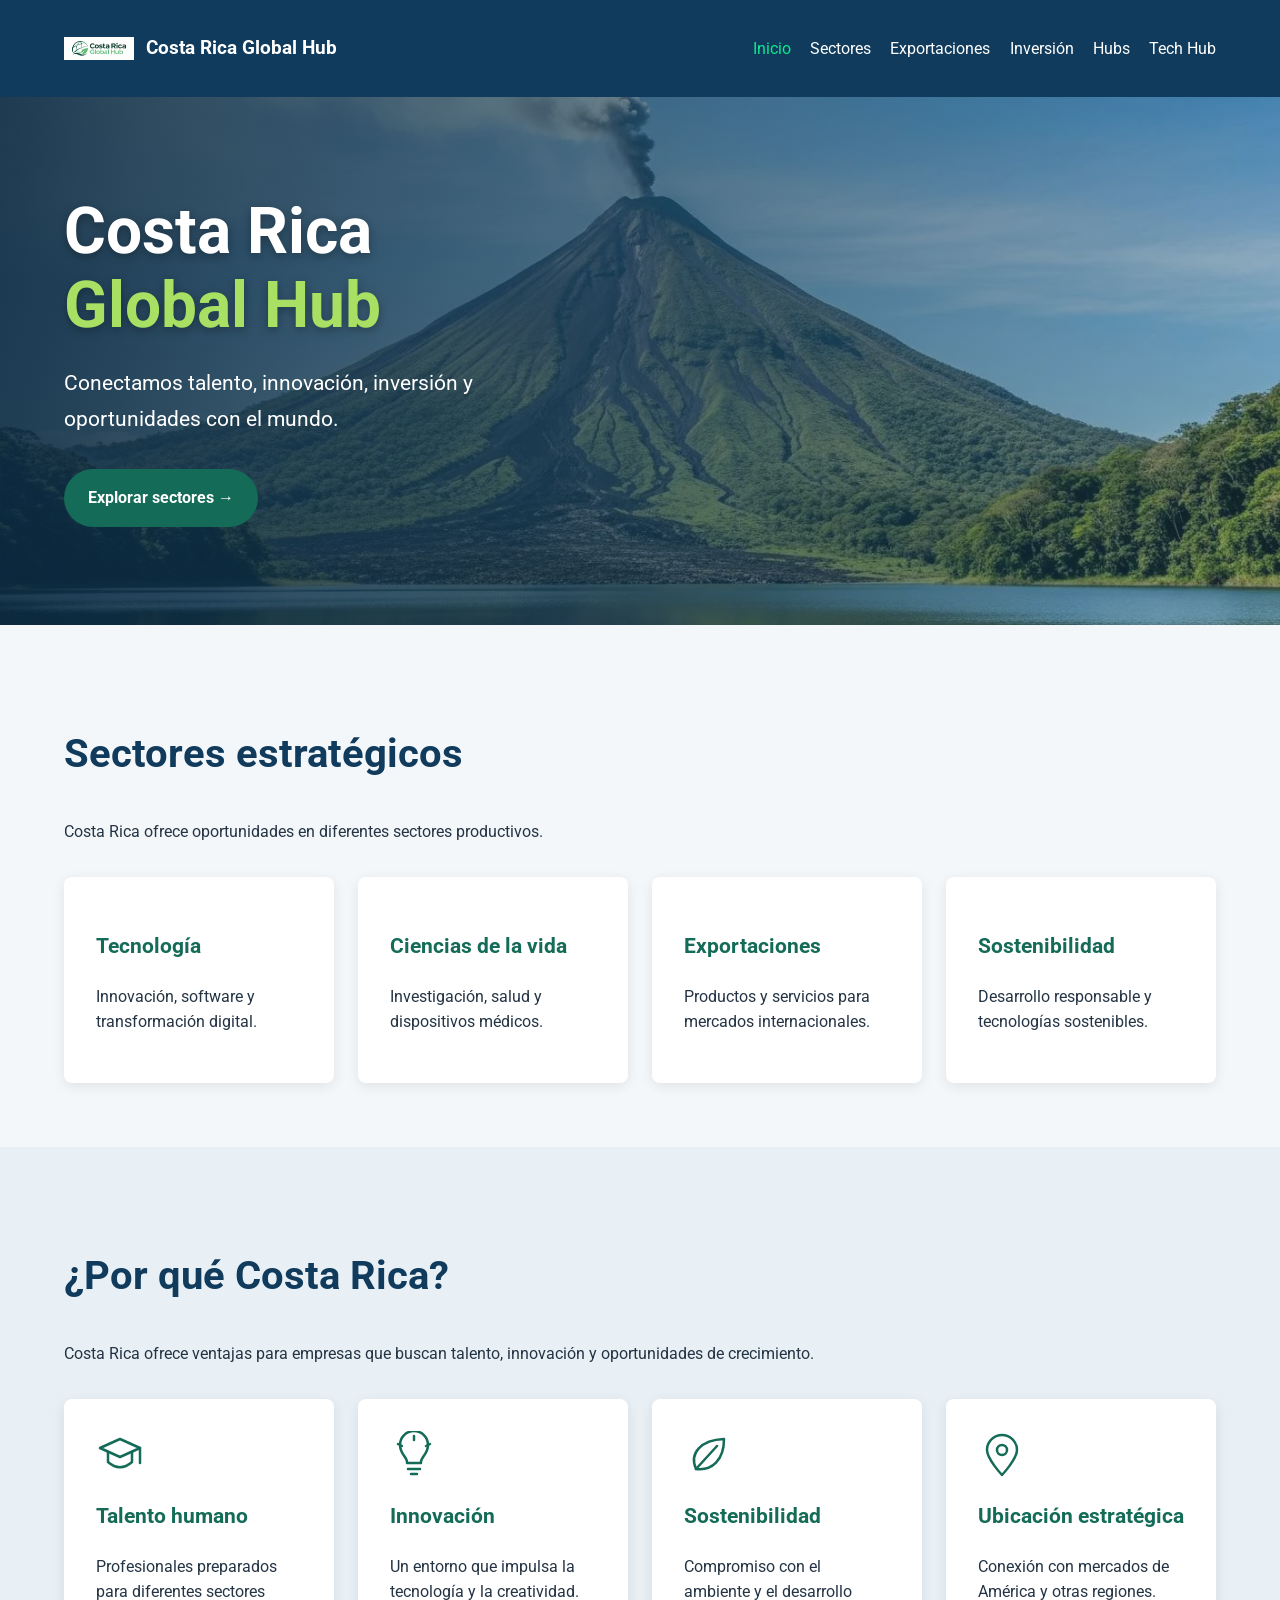
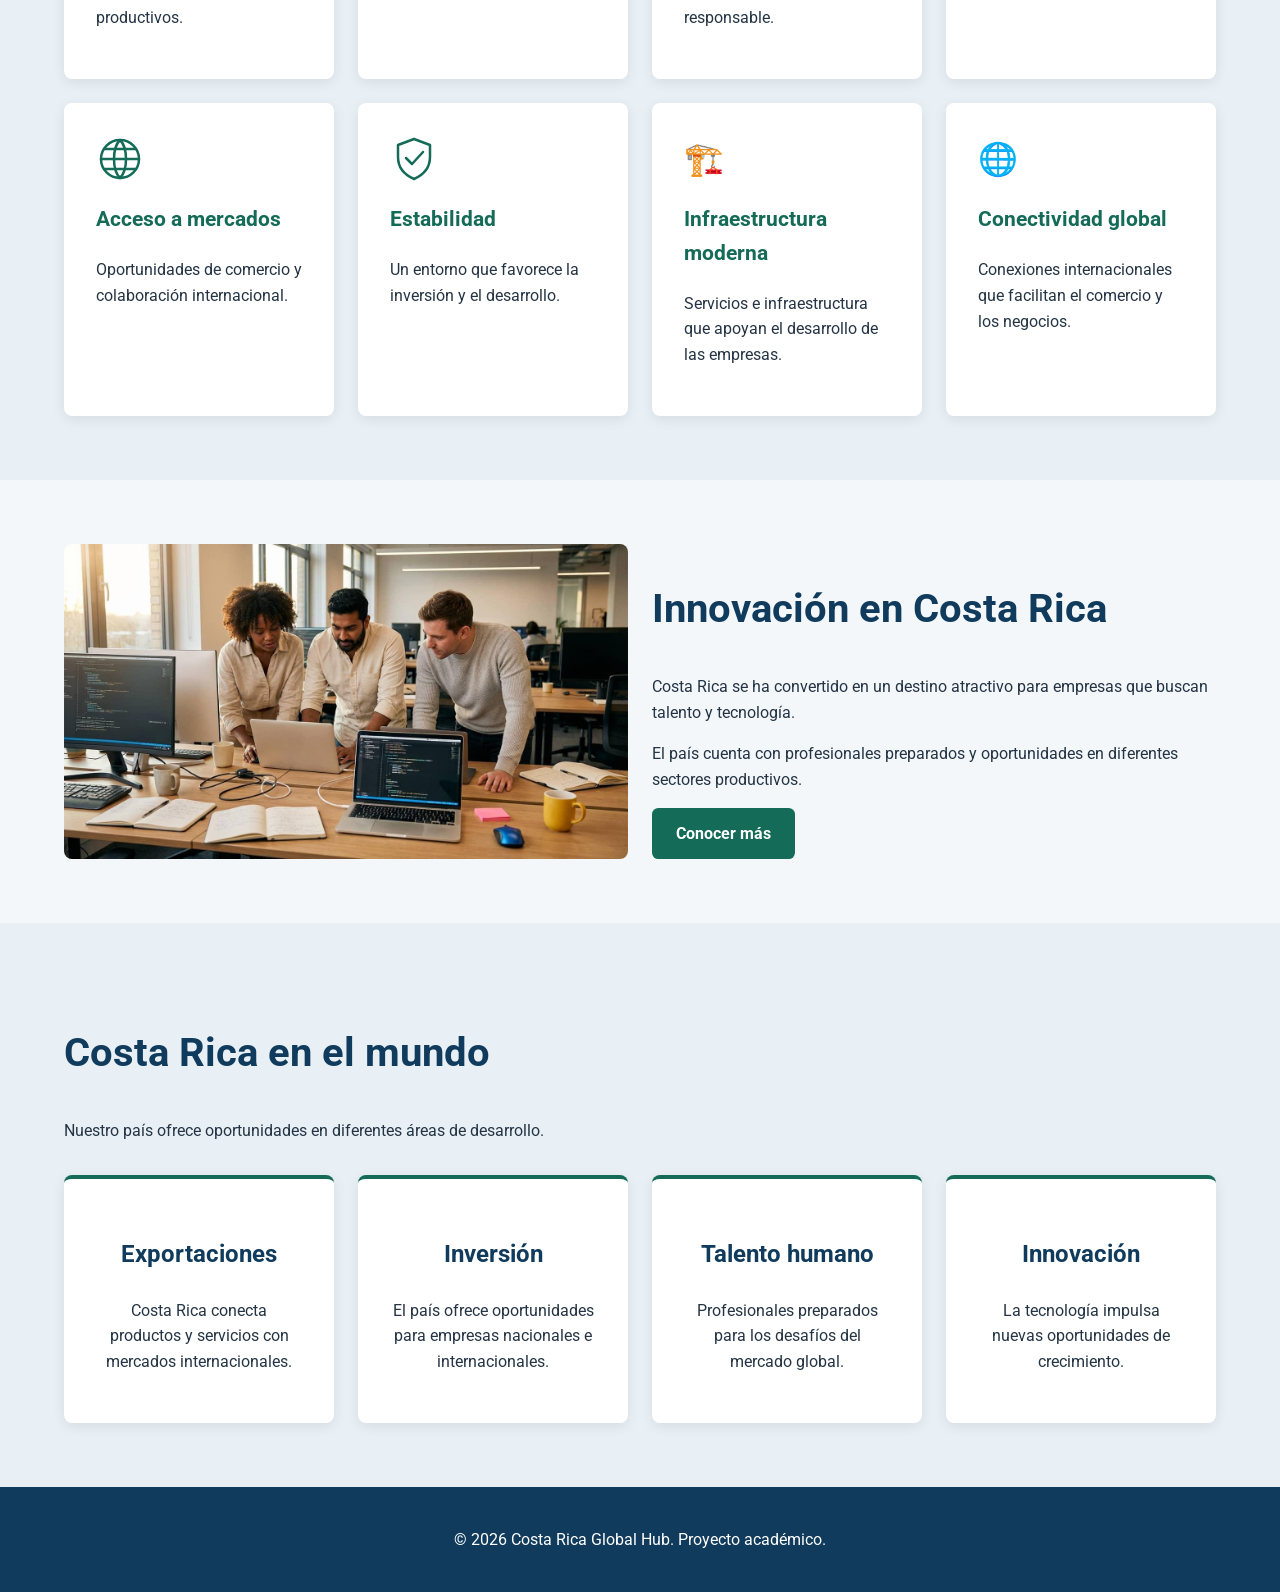
<file: index.html>
<!DOCTYPE html>
<html lang="es">

<head>
    <!-- 1. Configuración general -->
    <meta charset="UTF-8">
    <meta name="viewport" content="width=device-width, initial-scale=1.0">
    <title>Costa Rica Global Hub | Inicio</title>

    <!-- 2. Fuente y archivo CSS -->
    <link rel="preconnect" href="https://fonts.googleapis.com">
    <link rel="preconnect" href="https://fonts.gstatic.com" crossorigin>
    <link href="https://fonts.googleapis.com/css2?family=Roboto:wght@400;500;700&display=swap" rel="stylesheet">
    <link rel="stylesheet" href="css/styles.css">
</head>

<body>

    <!-- 4. Encabezado -->
    <header class="encabezado">
        <div class="contenedor barra-navegacion">

            <a href="index.html" class="logo">
                <img src="img/logo.png" alt="logo de landing">
                <span>Costa Rica Global Hub</span>
            </a>

            <!-- 6. Menú hamburguesa -->
            <button class="boton-menu" id="boton-menu" type="button"
                    aria-label="Abrir menú" aria-expanded="false"
                    aria-controls="menu-principal">
                <span></span>
                <span></span>
                <span></span>
            </button>

            <!-- 5. Menú de navegación -->
            <nav id="menu-principal" aria-label="Navegación principal">
                <ul class="menu">
                    <li><a href="index.html" class="activo">Inicio</a></li>
                    <li><a href="sectores.html" >Sectores</a></li>
                    <li><a href="exportaciones.html">Exportaciones</a></li>
                    <li><a href="inversion.html">Inversión</a></li>
                    <li><a href="hubs.html">Hubs</a></li>
                    <li><a href="landing.html">Tech Hub</a></li>
                </ul>
            </nav>

        </div>
    </header>


    <!-- Contenido principal -->
    <main>

        <!-- 8. Hero principal -->
        <section class="hero-principal">
            <div class="contenedor hero-contenido">

                <div class="hero-texto">
                    <h1>Costa Rica <span>Global Hub</span></h1>
                    <p>Conectamos talento, innovación, inversión y oportunidades con el mundo.</p>
                    <a href="sectores.html" class="boton">Explorar sectores →</a>
                </div>

                
            </div>
        </section>


        <!-- 12. Sectores estratégicos -->
        <section class="seccion" id="sectores">
            <div class="contenedor">

                <h2>Sectores estratégicos</h2>
                <p>Costa Rica ofrece oportunidades en diferentes sectores productivos.</p>

                <!-- 13. Rejilla de tarjetas -->
                <div class="rejilla">

                    <article class="tarjeta">
                        <h3>Tecnología</h3>
                        <p>Innovación, software y transformación digital.</p>
                    </article>

                    <article class="tarjeta">
                        <h3>Ciencias de la vida</h3>
                        <p>Investigación, salud y dispositivos médicos.</p>
                    </article>

                    <article class="tarjeta">
                        <h3>Exportaciones</h3>
                        <p>Productos y servicios para mercados internacionales.</p>
                    </article>

                    <article class="tarjeta">
                        <h3>Sostenibilidad</h3>
                        <p>Desarrollo responsable y tecnologías sostenibles.</p>
                    </article>

                </div>
            </div>
        </section>


        <!-- 12. Ventajas de Costa Rica -->
        <section class="seccion fondo-claro" id="ventajas">
            <div class="contenedor">

                <h2>¿Por qué Costa Rica?</h2>
                <p>Costa Rica ofrece ventajas para empresas que buscan talento, innovación y oportunidades de crecimiento.</p>

                <!-- 13. Rejilla de ventajas -->
                <div class="rejilla">

                    <article class="tarjeta">
                        <img src="svg/talento.svg" alt="" class="icono">
                        <h3>Talento humano</h3>
                        <p>Profesionales preparados para diferentes sectores productivos.</p>
                    </article>

                    <article class="tarjeta">
                        <img src="svg/innovacion.svg" alt="" class="icono">
                        <h3>Innovación</h3>
                        <p>Un entorno que impulsa la tecnología y la creatividad.</p>
                    </article>

                    <article class="tarjeta">
                        <img src="svg/sostenibilidad.svg" alt="" class="icono">
                        <h3>Sostenibilidad</h3>
                        <p>Compromiso con el ambiente y el desarrollo responsable.</p>
                    </article>

                    <article class="tarjeta">
                        <img src="svg/ubicacion.svg" alt="" class="icono">
                        <h3>Ubicación estratégica</h3>
                        <p>Conexión con mercados de América y otras regiones.</p>
                    </article>

                    <article class="tarjeta">
                        <img src="svg/mercados.svg" alt="" class="icono">
                        <h3>Acceso a mercados</h3>
                        <p>Oportunidades de comercio y colaboración internacional.</p>
                    </article>

                    <article class="tarjeta">
                        <img src="svg/estabilidad.svg" alt="" class="icono">
                        <h3>Estabilidad</h3>
                        <p>Un entorno que favorece la inversión y el desarrollo.</p>
                    </article>

                    <article class="tarjeta">
                    <span class="icono icono-emoji" aria-hidden="true">🏗️</span>
                    <h3>Infraestructura moderna</h3>
                    <p>Servicios e infraestructura que apoyan el desarrollo de las empresas.</p>
                    </article>

                    <!-- 8. Conectividad global -->
                    <article class="tarjeta">
                        <span class="icono icono-emoji" aria-hidden="true">🌐</span>
                        <h3>Conectividad global</h3>
                        <p>Conexiones internacionales que facilitan el comercio y los negocios.</p>
                    </article>

                </div>
            </div>
        </section>


        <!-- 17. Talento e innovación -->
        <section class="seccion" id="innovacion">
            <div class="contenedor contenido-flex">

                <!-- 16. Fotografía -->
                <div class="columna">
                    <img src="img/foto2.webp"
                         alt="Profesionales trabajando con tecnología"
                         class="imagen-seccion">
                </div>

                <!-- Información -->
                <div class="columna">
                    <h2>Innovación en Costa Rica</h2>
                    <p>Costa Rica se ha convertido en un destino atractivo para empresas que buscan talento y tecnología.</p>
                    <p>El país cuenta con profesionales preparados y oportunidades en diferentes sectores productivos.</p>
                    <a href="hubs.html" class="boton boton-verde">Conocer más</a>
                </div>

            </div>
        </section>


        <!-- 18. Indicadores de Costa Rica -->
        <section class="seccion fondo-claro" id="indicadores">
            <div class="contenedor">

                <h2>Costa Rica en el mundo</h2>
                <p>Nuestro país ofrece oportunidades en diferentes áreas de desarrollo.</p>

                <div class="rejilla">

                    <article class="tarjeta indicador">
                        <h3>Exportaciones</h3>
                        <p>Costa Rica conecta productos y servicios con mercados internacionales.</p>
                    </article>

                    <article class="tarjeta indicador">
                        <h3>Inversión</h3>
                        <p>El país ofrece oportunidades para empresas nacionales e internacionales.</p>
                    </article>

                    <article class="tarjeta indicador">
                        <h3>Talento humano</h3>
                        <p>Profesionales preparados para los desafíos del mercado global.</p>
                    </article>

                    <article class="tarjeta indicador">
                        <h3>Innovación</h3>
                        <p>La tecnología impulsa nuevas oportunidades de crecimiento.</p>
                    </article>

                </div>
            </div>
        </section>

    </main>


    <!-- 19. Pie de página -->
    <footer class="pie-pagina">
        <div class="contenedor">
            <p>&copy; 2026 Costa Rica Global Hub. Proyecto académico.</p>
        </div>
    </footer>

    <!-- JavaScript del menú hamburguesa -->
    <script src="js/main.js"></script>

</body>
</html>
</file>
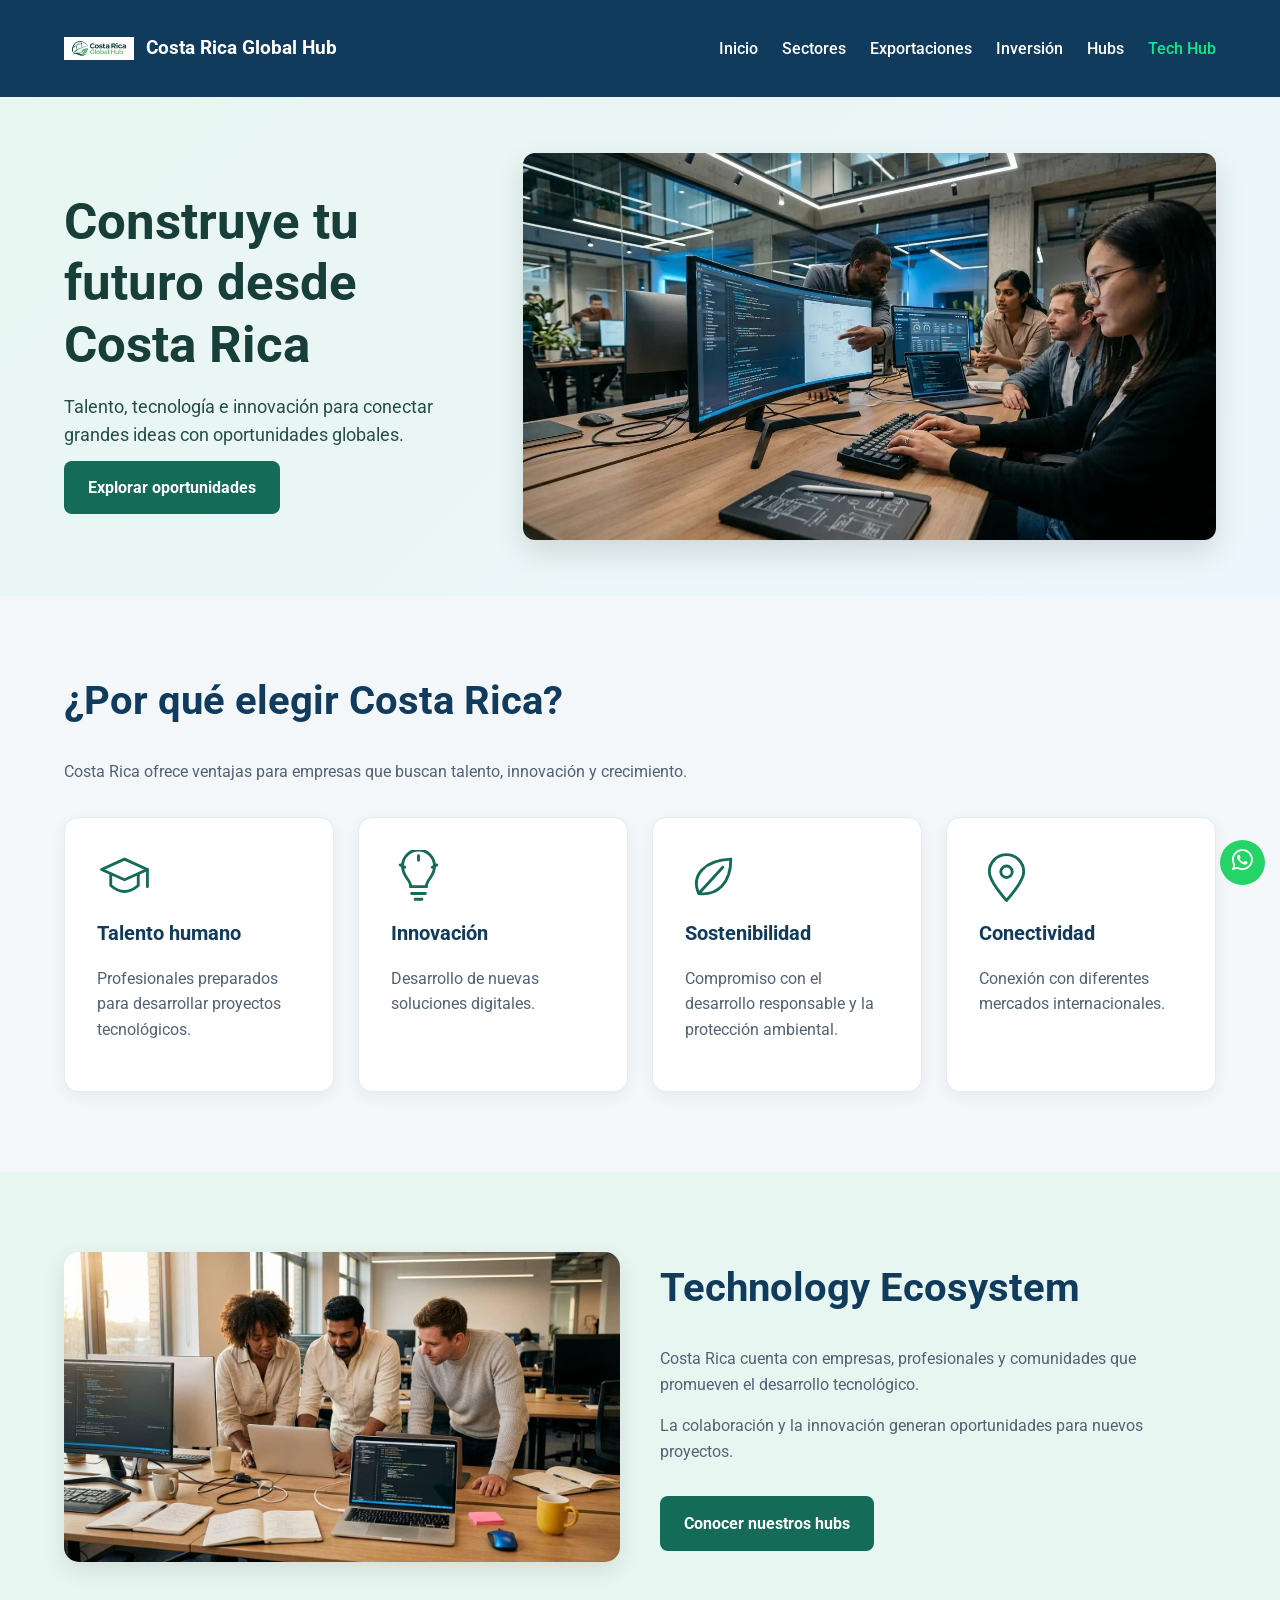
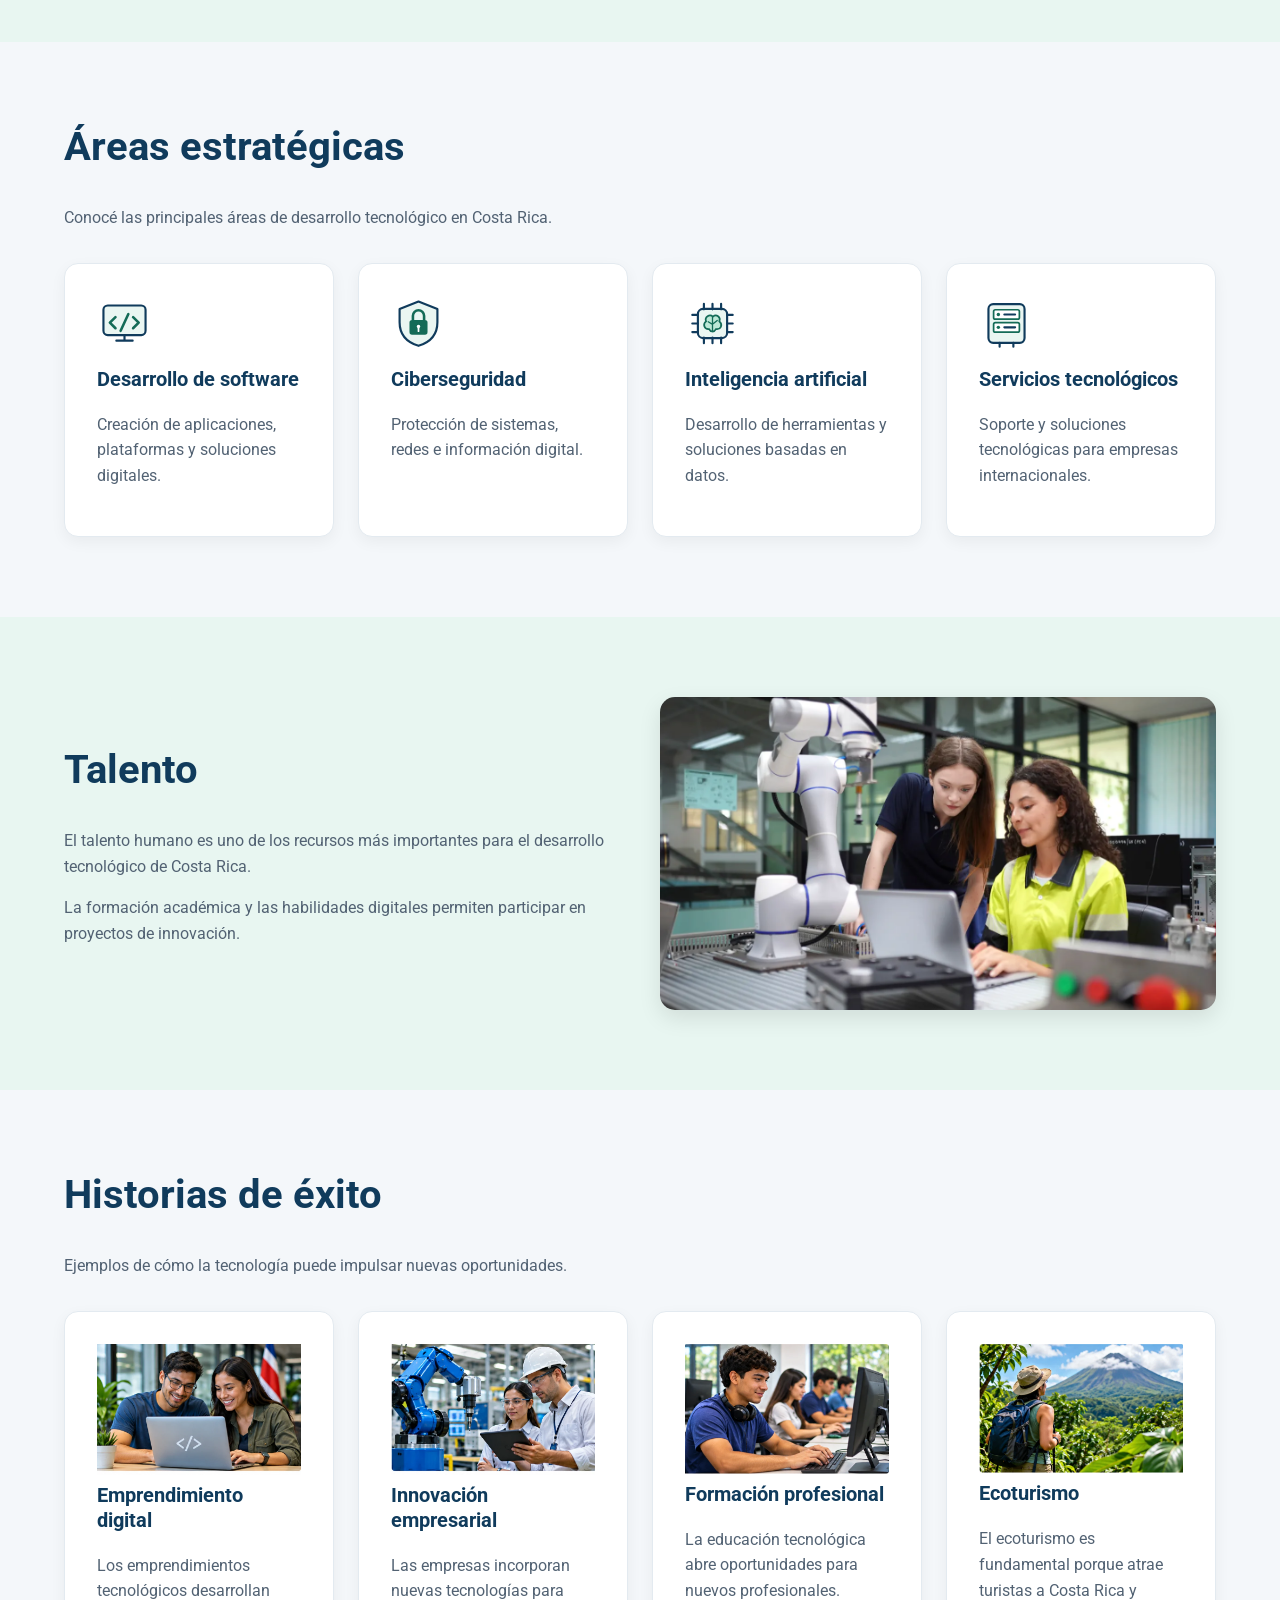
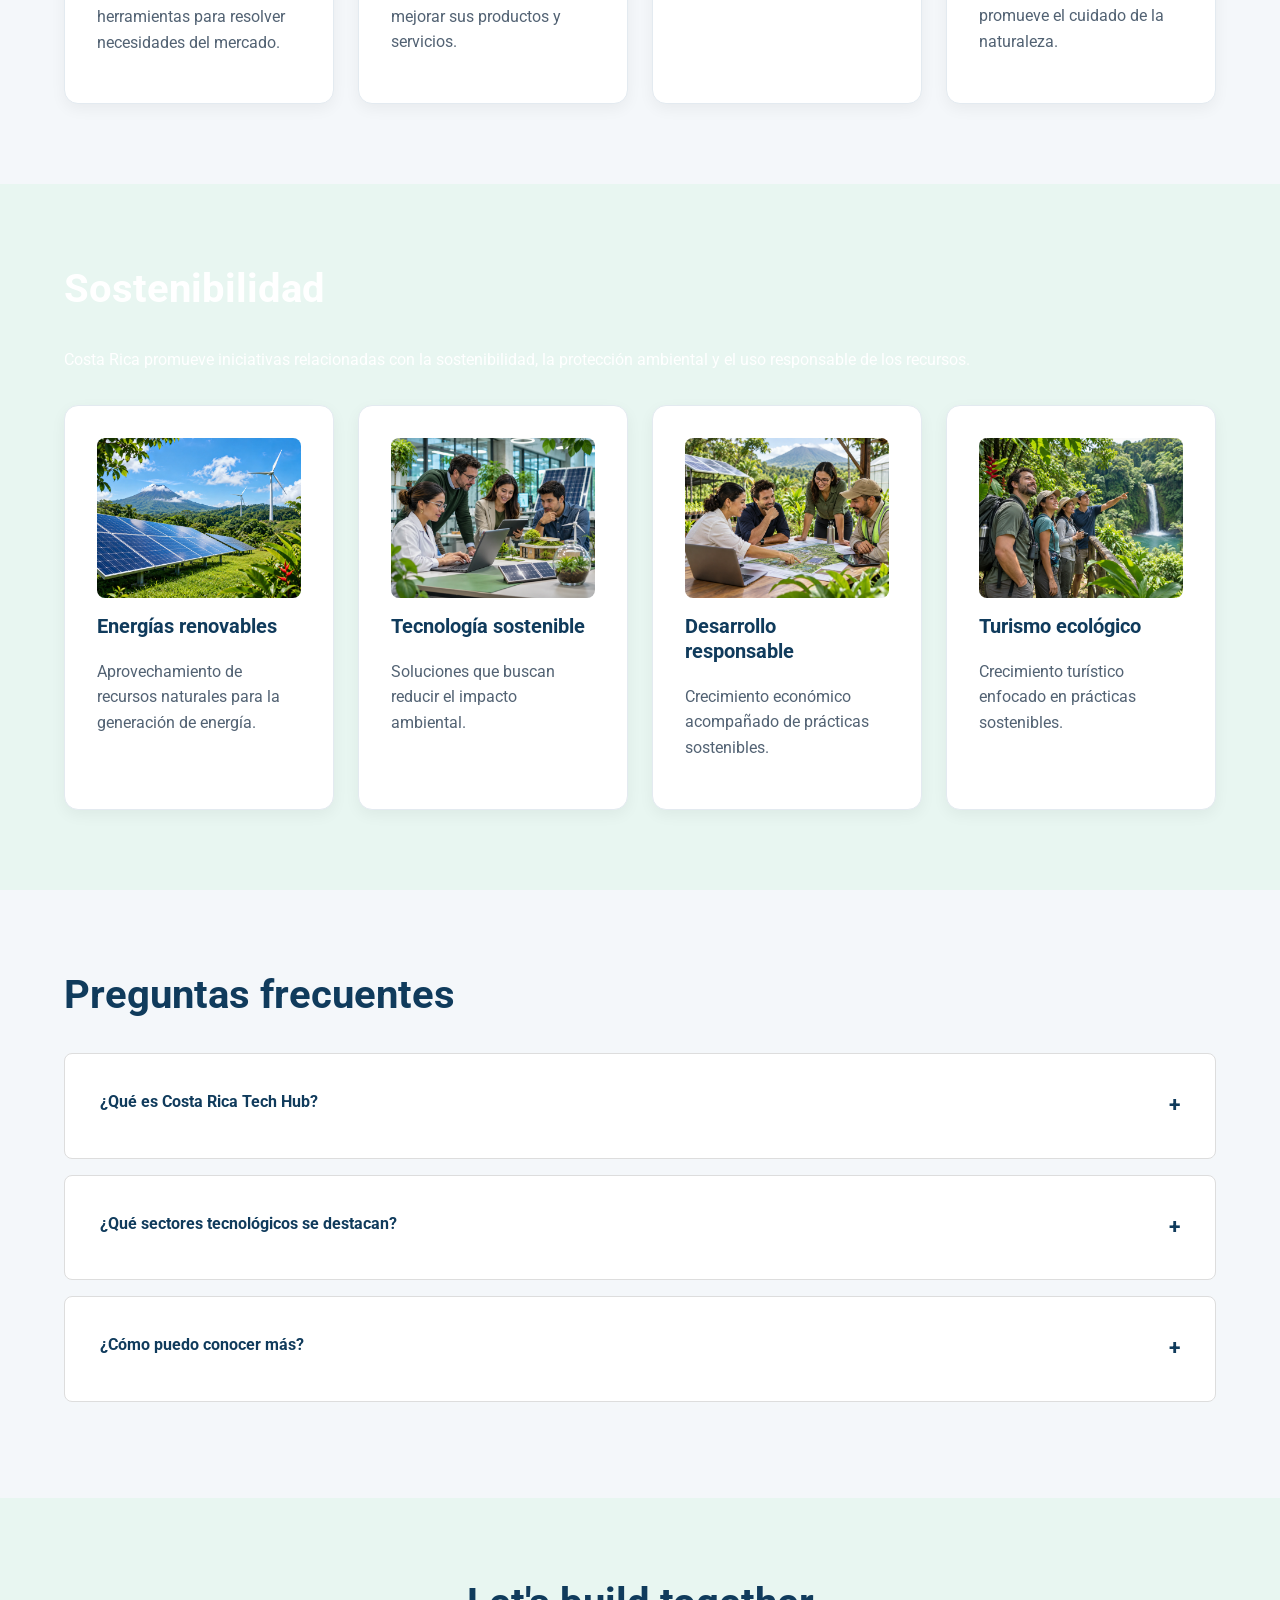
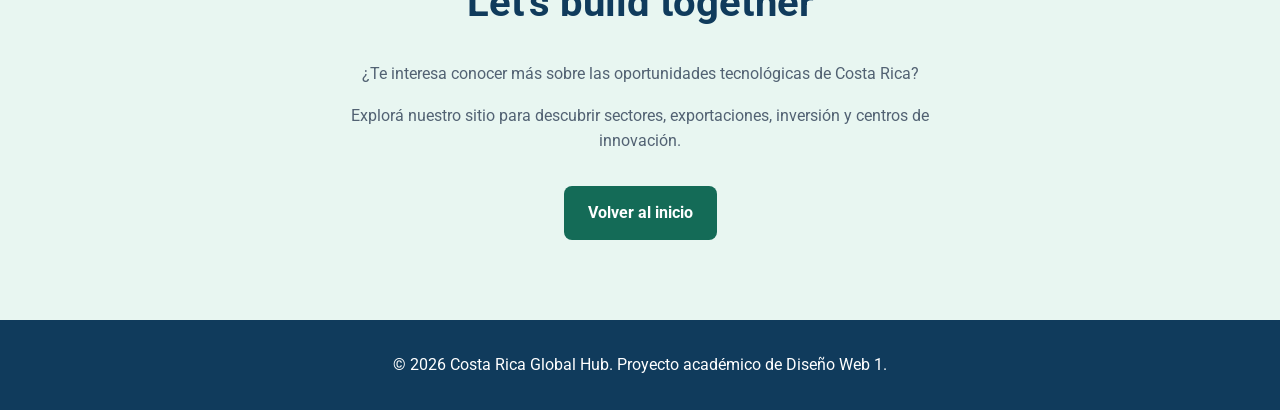
<file: landing.html>
<!DOCTYPE html>
<html lang="es">
<head>
    <meta charset="UTF-8">
    <meta name="viewport" content="width=device-width, initial-scale=1.0">
    <title>Costa Rica Tech Hub | Costa Rica Global Hub</title>

    <!-- Fuente, CSS y JavaScript -->
    <link rel="preconnect" href="https://fonts.googleapis.com">
    <link rel="preconnect" href="https://fonts.gstatic.com" crossorigin>
    <link href="https://fonts.googleapis.com/css2?family=Roboto:wght@400;500;700&display=swap" rel="stylesheet">
    <!-- Iconos Font Awesome -->
    <link rel="stylesheet" href="https://cdnjs.cloudflare.com/ajax/libs/font-awesome/6.7.2/css/all.min.css">
    <link rel="stylesheet" href="css/landing.css">
    
</head>
<body class="pagina-landing">

    <!-- 1. ENCABEZADO Y MENÚ y LOGO-->
    <header class="encabezado">
        <div class="contenedor barra-navegacion">
            <a href="index.html" class="logo">
                <img src="img/logo.png" alt="logo de landing">
                <span>Costa Rica Global Hub</span>
            </a>
            <!-- Botón hamburguesa para celular -->
            <button class="boton-menu" id="boton-menu" type="button"
                    aria-label="Abrir menú" aria-expanded="false"
                    aria-controls="menu-principal">
                <span></span>
                <span></span>
                <span></span>
            </button>

            <!-- Enlaces del menú -->
            <nav id="menu-principal" aria-label="Navegación principal">
                <ul class="menu">
                    <li><a href="index.html">Inicio</a></li>
                    <li><a href="sectores.html">Sectores</a></li>
                    <li><a href="exportaciones.html">Exportaciones</a></li>
                    <li><a href="inversion.html">Inversión</a></li>
                    <li><a href="hubs.html">Hubs</a></li>
                    <li><a href="landing.html" class="activo" aria-current="page">Tech Hub</a></li>
                </ul>
            </nav>
        </div>
    </header>

    <main>
        <!-- 2. HERO PRINCIPAL -->
        <section class="hero hero-landing" id="inicio">
            <div class="contenedor hero-contenido">
                <div class="hero-texto">
                   
                    <h2>Construye tu futuro desde Costa Rica</h2>
                    <p>Talento, tecnología e innovación para conectar grandes ideas con oportunidades globales.</p>
                    <a href="#contacto" class="boton boton-verde">Explorar oportunidades</a>
                </div>

                <div class="hero-fotografia">
                    <img src="img/image.png" alt="Profesionales trabajando en tecnología">
                </div>
            </div>
        </section>

        <!-- 3. VENTAJAS DE COSTA RICA -->
        <section class="seccion" id="ventajas">
            <div class="contenedor">
                <h2>¿Por qué elegir Costa Rica?</h2>
                <p>Costa Rica ofrece ventajas para empresas que buscan talento, innovación y crecimiento.</p>

                <div class="rejilla">
                    <article class="tarjeta">
                        <img src="svg/talento.svg" alt="" class="icono">
                        <h3>Talento humano</h3>
                        <p>Profesionales preparados para desarrollar proyectos tecnológicos.</p>
                    </article>

                    <article class="tarjeta">
                        <img src="svg/innovacion.svg" alt="" class="icono">
                        <h3>Innovación</h3>
                        <p>Desarrollo de nuevas soluciones digitales.</p>
                    </article>

                    <article class="tarjeta">
                        <img src="svg/sostenibilidad.svg" alt="" class="icono">
                        <h3>Sostenibilidad</h3>
                        <p>Compromiso con el desarrollo responsable y la protección ambiental.</p>
                    </article>

                    <article class="tarjeta">
                        <img src="svg/ubicacion.svg" alt="" class="icono">
                        <h3>Conectividad</h3>
                        <p>Conexión con diferentes mercados internacionales.</p>
                    </article>
                </div>
            </div>
        </section>

        <!-- 4. ECOSISTEMA TECNOLÓGICO -->
        <section class="seccion fondo-claro" id="tecnologia">
            <div class="contenedor contenido-flex">
                <div class="columna">
                    <img src="img/foto2.webp" alt="Profesionales trabajando con tecnología" class="imagen-seccion">
                </div>

                <div class="columna">
                    <h2>Technology Ecosystem</h2>
                    <p>Costa Rica cuenta con empresas, profesionales y comunidades que promueven el desarrollo tecnológico.</p>
                    <p>La colaboración y la innovación generan oportunidades para nuevos proyectos.</p>
                    <a href="hubs.html" class="boton boton-verde">Conocer nuestros hubs</a>
                </div>
            </div>
        </section>

        
<!-- 5. ÁREAS ESTRATÉGICAS -->
<section class="seccion" id="areas">
    <div class="contenedor">

        <h2>Áreas estratégicas</h2>
        <p>Conocé las principales áreas de desarrollo tecnológico en Costa Rica.</p>

        <div class="rejilla">

            <!-- Tarjeta 1 -->
            <article class="tarjeta">
                <img src="svg/software.svg" alt="" class="icono">
                <h3>Desarrollo de software</h3>
                <p>Creación de aplicaciones, plataformas y soluciones digitales.</p>
            </article>

            <!-- Tarjeta 2 -->
            <article class="tarjeta">
                <img src="svg/ciberseguridad.svg" alt="" class="icono">
                <h3>Ciberseguridad</h3>
                <p>Protección de sistemas, redes e información digital.</p>
            </article>

            <!-- Tarjeta 3 -->
            <article class="tarjeta">
                <img src="svg/inteligencia.svg" alt="" class="icono">
                <h3>Inteligencia artificial</h3>
                <p>Desarrollo de herramientas y soluciones basadas en datos.</p>
            </article>

            <!-- Tarjeta 4 -->
            <article class="tarjeta">
                <img src="svg/servicios.svg" alt="" class="icono">
                <h3>Servicios tecnológicos</h3>
                <p>Soporte y soluciones tecnológicas para empresas internacionales.</p>
            </article>

        </div>
    </div>
</section>


        <!-- 6. TALENTO HUMANO -->
        <section class="seccion fondo-claro" id="talento">
            <div class="contenedor contenido-flex">
                <div class="columna">
                    <h2>Talento</h2>
                    <p>El talento humano es uno de los recursos más importantes para el desarrollo tecnológico de Costa Rica.</p>
                    <p>La formación académica y las habilidades digitales permiten participar en proyectos de innovación.</p>
                </div>

                <div class="columna">
                    <img src="img/hub-formacion.webp" alt="Estudiantes preparándose en tecnología" class="imagen-seccion">
                </div>
            </div>
        </section>


<!-- 7. HISTORIAS DE ÉXITO -->
<section class="seccion" id="historias">
    <div class="contenedor">

        <h2>Historias de éxito</h2>
        <p>Ejemplos de cómo la tecnología puede impulsar nuevas oportunidades.</p>

        <div class="rejilla">

            <!-- Tarjeta 1 -->
            <article class="tarjeta">
                <img src="img/emprendimiento_digital.webp"
                     alt="Profesionales desarrollando un proyecto digital">
                <h3>Emprendimiento digital</h3>
                <p>Los emprendimientos tecnológicos desarrollan herramientas para resolver necesidades del mercado.</p>
            </article>

            <!-- Tarjeta 2 -->
            <article class="tarjeta">
                <img src="img/innovacion_empresarial.webp"
                     alt="Innovación tecnológica en una empresa">
                <h3>Innovación empresarial</h3>
                <p>Las empresas incorporan nuevas tecnologías para mejorar sus productos y servicios.</p>
            </article>

            <!-- Tarjeta 3 -->
            <article class="tarjeta">
                <img src="img/formacion_profesional.webp"
                     alt="Estudiantes aprendiendo tecnología">
                <h3>Formación profesional</h3>
                <p>La educación tecnológica abre oportunidades para nuevos profesionales.</p>
            </article>

            <!-- Tarjeta 4 -->
            <article class="tarjeta">
                <img src="img/ecoturismo.webp"
                     alt="Turista disfrutando de la naturaleza de Costa Rica">
                <h3>Ecoturismo</h3>
                <p>El ecoturismo es fundamental porque atrae turistas a Costa Rica y promueve el cuidado de la naturaleza.</p>
            </article>

        </div>
    </div>
</section>


<!-- 8. SOSTENIBILIDAD -->
<section class="seccion fondo-claro" id="sostenibilidad">
    <div class="contenedor">

        <h2>Sostenibilidad</h2>
        <p>Costa Rica promueve iniciativas relacionadas con la sostenibilidad, la protección ambiental y el uso responsable de los recursos.</p>

        <div class="rejilla">

            <!-- Tarjeta 1: Energías renovables -->
            <article class="tarjeta">
                <img src="img/energias_renovables.webp"
                     alt="Paneles solares y energía eólica">

                <h3>Energías renovables</h3>
                <p>Aprovechamiento de recursos naturales para la generación de energía.</p>
            </article>

            <!-- Tarjeta 2: Tecnología sostenible -->
            <article class="tarjeta">
                <img src="img/tecnologia_sostenible.webp"
                     alt="Profesionales trabajando con tecnología sostenible">

                <h3>Tecnología sostenible</h3>
                <p>Soluciones que buscan reducir el impacto ambiental.</p>
            </article>

            <!-- Tarjeta 3: Desarrollo responsable -->
            <article class="tarjeta">
                <img src="img/desarrollo_responsable.webp"
                     alt="Profesionales planificando proyectos sostenibles">

                <h3>Desarrollo responsable</h3>
                <p>Crecimiento económico acompañado de prácticas sostenibles.</p>
            </article>

            <!-- Tarjeta 4: Turismo ecológico -->
            <article class="tarjeta">
                <img src="img/turismo_ecologico.webp"
                     alt="Turistas disfrutando de un bosque tropical">

                <h3>Turismo ecológico</h3>
                <p>Crecimiento turístico enfocado en prácticas sostenibles.</p>
            </article>

        </div>
    </div>
</section>

        

        

        <!-- 9. PREGUNTAS FRECUENTES -->
        <section class="seccion" id="faq">
            <div class="contenedor">
                <h2>Preguntas frecuentes</h2>

                <div class="faq-item">
                    <button class="faq-pregunta" type="button" aria-expanded="false">¿Qué es Costa Rica Tech Hub?</button>
                    <div class="faq-respuesta">
                        <p>Es una iniciativa presentada en este proyecto académico para mostrar oportunidades tecnológicas en Costa Rica.</p>
                    </div>
                </div>

                <div class="faq-item">
                    <button class="faq-pregunta" type="button" aria-expanded="false">¿Qué sectores tecnológicos se destacan?</button>
                    <div class="faq-respuesta">
                        <p>Desarrollo de software, servicios digitales, ciberseguridad e innovación.</p>
                    </div>
                </div>

                <div class="faq-item">
                    <button class="faq-pregunta" type="button" aria-expanded="false">¿Cómo puedo conocer más?</button>
                    <div class="faq-respuesta">
                        <p>Podés explorar las otras páginas del sitio y consultar la sección de contacto.</p>
                    </div>
                </div>
            </div>
        </section>

        <!-- 10. CONTACTO -->
        <section class="seccion fondo-claro" id="contacto">
            <div class="contenedor">
                <h2>Let's build together</h2>
                <p>¿Te interesa conocer más sobre las oportunidades tecnológicas de Costa Rica?</p>
                <p>Explorá nuestro sitio para descubrir sectores, exportaciones, inversión y centros de innovación.</p>
                <a href="index.html" class="boton boton-verde">Volver al inicio</a>
            </div>
        </section>
    </main>

   <!-- Botón flotante de WhatsApp -->
    <a href="https://wa.me/50688888888"
    class="whatsapp-flotante"
    target="_blank"
    rel="noopener noreferrer"
    aria-label="Contactar por WhatsApp">

        <i class="fa-brands fa-whatsapp" aria-hidden="true"></i>

    </a>

    <!-- Botón para regresar al inicio -->
    <button id="scroll-top"
            type="button"
            aria-label="Volver arriba">
        ↑
    </button>

    <!-- 11. PIE DE PÁGINA -->
    <footer class="pie-pagina">
        <div class="contenedor">
            <p>&copy; 2026 Costa Rica Global Hub. Proyecto académico de Diseño Web 1.</p>
        </div>
    </footer>

    <!-- JavaScript de la landing -->
    <script src="js/main.js" defer></script>
</body>
</html>
</file>
<file: css/styles.css>
/* 1. Colores principales */

:root {
    --color-primario: #103b5c;
    --color-secundario: #146b57;
    --color-fondo: #f4f7fa;
    --color-blanco: #ffffff;
    --color-texto: #243444;
}


/* 2. Estilos generales */

/* Controla el tamaño de los elementos */
* {
    box-sizing: border-box;
}

/* Permite desplazamiento suave */
html {
    scroll-behavior: smooth;
}

/* Estilos del cuerpo de la página */
body {
    margin: 0;
    font-family: 'Roboto', sans-serif;
    background-color: var(--color-fondo);
    color: var(--color-texto);
    line-height: 1.6;
}

/* Hace que las imágenes sean adaptables */
img {
    max-width: 100%;
    height: auto;
}


/* 3. Contenedor principal */

/* Centra el contenido de la página */
.contenedor {
    width: 90%;
    max-width: 85rem;
    margin: 0 auto;
}


/* 4. Encabezado */

/* Color de fondo del encabezado */
.encabezado {
    background-color: var(--color-primario);
    padding: 1rem 0;
}

/* Organiza el logo y el menú */
.barra-navegacion {
    display: flex;
    justify-content: space-between;
    align-items: center;
    flex-wrap: wrap;
    gap: 1rem;
}

/* Estilo del nombre del sitio */

/* Logo y título del sitio */
.logo {
    display: flex;
    align-items: center;
    gap: 0.75rem;
    color: var(--color-blanco);
    font-size: 1.2rem;
    font-weight: bold;
    text-decoration: none;
}

/* Tamaño de la imagen */
.logo img {
    width: 70px;
    height: 65px;
    object-fit: contain;
    display: block;
}


/* 5. Menú de navegación */

/* Organiza los enlaces */
.menu {
    display: flex;
    flex-wrap: wrap;
    gap: 1.2rem;
    list-style: none;
    padding: 0;
    margin: 0;
}

/* Color y estilo de los enlaces */
.menu a {
    color: var(--color-blanco);
    text-decoration: none;
    transition: color 0.3s;
}

/* Cambia el color al pasar el mouse */
.menu a:hover ,
.menu a.activo{
    color: #0fe88d;

}


/* 6. Botón del menú hamburguesa */

/* Botón para celular y tableta */
.boton-menu {
    display: flex;
    flex-direction: column;
    gap: 5px;
    background: transparent;
    border: 1px solid white;
    border-radius: 0.4rem;
    padding: 0.6rem;
    cursor: pointer;
    transition: background-color 0.3s;
}

/* Dibuja las tres líneas */
.boton-menu span {
    width: 25px;
    height: 3px;
    background-color: white;
    border-radius: 3px;
    transition: transform 0.3s;
}

/* Cambia el fondo cuando está activo */
.boton-menu.activo {
    background-color: #146b57;
    border-color: #0fe88d;
}

/* Cambia el color de las líneas */
.boton-menu.activo span {
    background-color: #0fe88d;
}

/* Hace más corta la línea del centro */
.boton-menu.activo span:nth-child(2) {
    width: 19px;
}



/* 7. Navegación para celular */

/* Oculta inicialmente el menú */
#menu-principal {
    display: none;
    width: 100%;
}

/* Muestra el menú al presionar el botón */
#menu-principal.abierto {
    display: block;
}

/* Organiza los enlaces verticalmente */
#menu-principal .menu {
    flex-direction: column;
    padding: 1rem 0;
}


/* 8. Hero principal de index.html */

/* Imagen del volcán Arenal como fondo */
.hero-principal {
    background-image:
        linear-gradient(
            90deg,
         rgba(12, 42, 65, 0.90) 0%,
            rgba(24, 64, 85, 0.65) 50%,
            rgba(40, 90, 110, 0.35) 100%
        ),
        url("../img/volcan_arenal.webp");

    background-size: cover;
    background-position: center;
    background-repeat: no-repeat;
    background-color: #103b5c;
    color: white;
    padding: 4rem 0;
    position: relative;
}

/* Organiza el Hero verticalmente en celular */
.hero-principal .hero-contenido {
    display: flex;
    flex-direction: column;
    align-items: center;
    gap: 3rem;
}

/* Contenedor del texto */
.hero-principal .hero-texto {
    width: 100%;
    min-width: 0;
}

/* Título Costa Rica */
.hero-principal h1 {
    color: white;
    font-size: 2.3rem;
    line-height: 1.15;
    margin: 0 0 1.5rem;
    text-shadow: 0 3px 10px rgba(0, 0, 0, 0.3);
    animation: rntradasuave 2.5s ease-out;

}

/* Título Global Hub en verde */
.hero-principal h1 span {
    display: block;
    color: #a8e063;
}

/* Párrafo del Hero */
.hero-principal p {
    color: white;
    font-size: 1.1rem;
    line-height: 1.7;
    max-width: 35rem;
    margin-bottom: 2rem;
}






/* 10. Botones generales */

/* Estilo de los botones del sitio */
.boton {
    display: inline-block;
    background-color: var(--color-blanco);
    color: var(--color-primario);
    padding: 0.8rem 1.5rem;
    border-radius: 0.4rem;
    text-decoration: none;
    font-weight: 700;
    transition: transform 0.3s;
}

/* Efecto al pasar el mouse */
.boton:hover {
    transform: translateY(-3px);
}

/* Botones de color verde */
.boton-verde {
    background-color: var(--color-secundario);
    color: var(--color-blanco);
}

/* Cambio de color del botón verde */
.boton-verde:hover {
    background-color: var(--color-primario);
}


/* 11. Botón del Hero */

/* Botón Explorar sectores */
.hero-principal .boton {
    background-color: #146b57;
    color: white;
    padding: 1rem 1.5rem;
    border-radius: 30px;
}

/* Cambio de color al pasar el mouse */
.hero-principal .boton:hover {
    background-color: #0b4b3d;
}


/* 12. Secciones generales */

/* Espaciado de las secciones */
.seccion {
    padding: 4rem 0;
}

/* Títulos de las secciones */
.seccion h2 {
    font-size: 2rem;
    color: var(--color-primario);
}

/* Fondo claro de algunas secciones */
.fondo-claro {
    background-color: #e8f0f5;
}


/* 13. Rejilla de tarjetas */

/* Una columna para celular */
.rejilla {
    display: grid;
    grid-template-columns: 1fr;
    gap: 1.5rem;
    margin-top: 2rem;
}


/* 14. Diseño de las tarjetas */

/* Fondo, bordes y sombras */
.tarjeta {
    background-color: var(--color-blanco);
    padding: 2rem;
    border-radius: 0.5rem;
    box-shadow: 0 0.2rem 0.8rem #00000015;
    transition: transform 0.3s, box-shadow 0.3s;
}

/* Títulos de las tarjetas */
.tarjeta h3 {
    color: var(--color-secundario);
    font-size: 1.3rem;
}

/* Movimiento al pasar el mouse */
.tarjeta:hover {
    transform: translateY(-5px);
    box-shadow: 0 0.5rem 1rem #00000025;
}


/* 15. Iconos */

/* Tamaño de los iconos */
.icono {
    width: 3rem;
    height: 3rem;
    display: block;
    margin-bottom: 1rem;
}


/* Iconos de las nuevas tarjetas */
.icono-emoji {
    font-size: 2rem;
    line-height: 1.5;
}



/* 16. Fotografías de las secciones */

/* Imágenes principales */
.imagen-seccion {
    display: block;
    width: 100%;
    max-width: 100%;
    height: auto;
    border-radius: 0.5rem;
}

/* Fotografías dentro de las tarjetas */
.imagen-tarjeta {
    display: block;
    width: 100%;
    height: auto;
    aspect-ratio: 16 / 9;
    object-fit: cover;
    border-radius: 0.5rem;
}


/* 17. Contenido con Flexbox */

/* Contenido vertical en celular */
.contenido-flex {
    display: flex;
    flex-direction: column;
    flex-wrap: wrap;
    align-items: center;
    gap: 1.5rem;
}

/* Columnas de texto y fotografías */
.columna {
    width: 100%;
    min-width: 0;
}


/* 18. Indicadores de Costa Rica */

/* Diseño de indicadores */
.indicador {
    text-align: center;
    border-top: 0.3rem solid var(--color-secundario);
}

/* Títulos o números */
.indicador h3 {
    font-size: 1.5rem;
    color: var(--color-primario);
}

/* Descripción de los indicadores */
.indicador p {
    font-size: 1rem;
}

/* Hero de la página Hubs */
.hero-hubs {
    background-image:
        linear-gradient(
            90deg,
            rgba(12, 42, 65, 0.90),
            rgba(24, 64, 85, 0.65),
            rgba(40, 90, 110, 0.35)
        ),
        url("../img/hub-principal.webp");

    background-size: cover;
    background-position: center;
    background-repeat: no-repeat;

    color: white;
    padding: 4rem 0;
}

/* 19. Pie de página */

/* Estilos del Footer */
.pie-pagina {
    background-color: var(--color-primario);
    color: var(--color-blanco);
    text-align: center;
    padding: 1.5rem 0;
}

/* Animación de entrada */
@keyframes entradaSuave {
    from {
        opacity: 0;
        transform: translateY(50px);
    }

    to {
        opacity: 1;
        transform: translateY(0);
    }
}


/* 20. Diseño Responsive para tableta */
/* Media Query desde 576px */

@media (min-width: 576px) {

    /* Tarjetas en dos columnas */
    .rejilla,
    #ventajas .rejilla {
        grid-template-columns: repeat(2, minmax(0, 1fr));
    }

    /* Ancho del contenedor */
    .contenedor {
        width: 90%;
        max-width: 960px;
    }

    /* Contenido horizontal */
    .contenido-flex {
        flex-direction: row;
        align-items: center;
        flex-wrap: wrap;
    }

    /* Columnas adaptables */
    .columna {
        flex: 1 1 250px;
    }

    /* Tamaño de los títulos */
    .seccion h2 {
        font-size: 2.2rem;
    }

    /* Altura del Hero */
    .hero-principal .hero-contenido {
        min-height: 400px;
        gap: 2.5rem;
    }

    /* Título del Hero */
    .hero-principal h1 {
        font-size: 2.8rem;
    }

    /* Párrafo del Hero */
    .hero-principal p {
        font-size: 1.2rem;
    }

}


/* 21. Diseño Responsive para escritorio */
/* Media Query desde 992px */

@media (min-width: 992px) {

    /* Tarjetas en cuatro columnas */
    .rejilla,
    #ventajas .rejilla {
        grid-template-columns: repeat(4, minmax(0, 1fr));
    }

    /* Contenedor para computadora */
    .contenedor {
        width: 90%;
        max-width: 1200px;
    }

    /* Contenido horizontal */
    .contenido-flex {
        flex-direction: row;
        flex-wrap: nowrap;
        align-items: center;
    }

    /* Columnas del contenido */
    .columna {
        flex: 1;
    }

    /* Títulos de las secciones */
    .seccion h2 {
        font-size: 2.5rem;
    }

    /* Ocultar el menú hamburguesa */
    .boton-menu {
        display: none;
    }

    /* Mostrar el menú horizontal */
    #menu-principal {
        display: block;
        width: auto;
    }

    /* Enlaces uno al lado del otro */
    #menu-principal .menu {
        flex-direction: row;
        padding: 0;
    }

    /* Tamaño del Hero */
    .hero.hero-principal {
        min-height: 550px;
        padding: 5rem 0;
    }

    /* Texto e imagen uno al lado del otro */
    .hero-principal .hero-contenido {
        flex-direction: row;
        justify-content: space-between;
        align-items: center;
        gap: 3rem;
        min-height: 400px;
    }

    /* Dos columnas del Hero */
    .hero-principal .hero-texto,
    .hero-principal .hero-imagen {
        flex: 1;
        min-width: 0;
    }

    /* Título grande del Hero */
    .hero-principal h1 {
        font-size: 4rem;
    }

    /* Párrafo del Hero */
    .hero-principal p {
        font-size: 1.3rem;
        max-width: 550px;
    }

}
</file>
<file: css/landing.css>
/* =========================================================
   COSTA RICA GLOBAL HUB - LANDING (TECH HUB)
   Diseño Mobile First: celular, tableta y escritorio
   Archivo: css/landing.css
   ========================================================= */

/* 1. COLORES PRINCIPALES */
:root {
    --color-primario: #103b5c;
    --color-secundario: #146b57;
    --color-fondo: #f4f7fa;
    --color-suave: #e8f6f1;
    --color-blanco: #ffffff;
    --color-texto: #243444;
}

/* 2. ESTILOS GENERALES */
* {
    box-sizing: border-box;
}

html {
    scroll-behavior: smooth;
}

body {
    margin: 0;
    font-family: 'Roboto', Arial, sans-serif;
    background-color: var(--color-fondo);
    color: var(--color-texto);
    line-height: 1.6;
}

img {
    display: block;
    max-width: 100%;
    height: auto;
}

.contenedor {
    width: 90%;
    max-width: 1200px;
    margin: 0 auto;
}

h1, h2, h3 {
    color: var(--color-primario);
    line-height: 1.25;
}

section {
    scroll-margin-top: 5rem;
}


/* 3. ENCABEZADO Y LOGO */
/* Encabezado principal */
.encabezado {
    background-color: var(--color-primario);
    padding: 1rem 0;
}



.barra-navegacion {
    display: flex;
    justify-content: space-between;
    align-items: center;
    flex-wrap: wrap;
    gap: 1rem;
}

/* Logo y título del sitio */
.logo {
    display: flex;
    align-items: center;
    gap: 0.75rem;
    color: var(--color-blanco);
    font-size: 1.2rem;
    font-weight: bold; 
    text-decoration: none;
}

/* Tamaño de la imagen */
.logo img {
    width: 70px;
    height: 65px;
    object-fit: contain;
    display: block;
}

/* 4. MENÚ HAMBURGUESA Y NAVEGACIÓN */
.boton-menu {
    display: flex;
    flex-direction: column;
    gap: 5px;
    padding: 10px;
    background: transparent;
    border: none;
    cursor: pointer;
}

.boton-menu span {
    width: 25px;
    height: 3px;
    background-color: var(--color-blanco);
    border-radius: 3px;
}

#menu-principal {
    display: none;
    width: 100%;
}

#menu-principal.abierto {
    display: block;
}

.menu {
    display: flex;
    flex-direction: column;
    gap: 1rem;
    list-style: none;
    margin: 0;
    padding: 1rem 0;
}

.menu a {
    color: var(--color-blanco);
    text-decoration: none;
    font-weight: 500;
}

/* Verde al pasar el mouse y en la página actual */
.menu a:hover,
.menu a.activo,
.menu a[aria-current="page"] {
    color: #0fe88d;
}

/* 5. HERO PRINCIPAL DE LA LANDING */
.pagina-landing .hero-landing {
    /* Este degradado es el fondo claro actual del Hero */
    background: linear-gradient(135deg, #e8f6f1, #edf6fc);
    color: #173e38;
    padding: 3.5rem 0;
}

.pagina-landing .hero-contenido {
    display: flex;
    flex-direction: column;
    align-items: center;
    gap: 1.5rem;
}

/* Texto del Hero: sin altura reservada en celular */
.pagina-landing .hero-texto {
    width: 100%;
    min-width: 0;
    flex: none;
}

/* AQUÍ CAMBIAS EL COLOR DE "INNOVACIÓN DESDE COSTA RICA" */
#inicio .hero-etiqueta {
    color: #146b57;
    font-size: 0.9rem;
    font-weight: bold;
    letter-spacing: 0.05rem;
}

/* Título grande del Hero */
.pagina-landing .hero-landing h2 {
    color: #173e38;
    font-size: clamp(2rem, 4vw, 3.2rem);
    line-height: 1.2;
    margin: 0.75rem 0 1rem;
}

/* Descripción */
.pagina-landing .hero-texto > p:not(.hero-etiqueta) {
    color: #244e47;
    font-size: 1.1rem;
    line-height: 1.6;
    margin-bottom: 0.75rem;
}

/* Fotografía: cerca del botón en celular */
.pagina-landing .hero-fotografia {
    display: flex;
    flex: none;
    width: 100%;
    min-width: 0;
    align-items: center;
    justify-content: center;
}

.pagina-landing .hero-fotografia img {
    display: block;
    width: 100%;
    max-width: 100%;
    height: auto;
    border-radius: 0.75rem;
    box-shadow: 0 12px 30px rgba(0, 0, 0, 0.12);
}

/* 6. BOTONES */
.boton {
    display: inline-block;
    padding: 0.9rem 1.5rem;
    margin-top: 1rem;
    border-radius: 8px;
    text-decoration: none;
    font-weight: bold;
    transition: background-color 0.3s, transform 0.3s;
}

.boton-verde {
    background-color: var(--color-secundario);
    color: var(--color-blanco);
}

.boton:hover {
    background-color: var(--color-primario);
    color: var(--color-blanco);
    transform: translateY(-3px);
}

.pagina-landing .hero-landing .boton {
    margin-top: 0;
    padding: 0.85rem 1.5rem;
    background-color: var(--color-secundario);
    color: var(--color-blanco);
}

.pagina-landing .hero-landing .boton:hover {
    background-color: var(--color-primario);
}

/* 7. SECCIONES GENERALES */
.seccion {
    padding: 4rem 0;
}

.seccion h2 {
    font-size: clamp(1.8rem, 4vw, 2.5rem);
    margin-top: 0;
}

.seccion p {
    color: #526273;
}

.fondo-claro {
    background-color: var(--color-suave);
}

/* 8. TARJETAS Y CUADRÍCULA */
.rejilla {
    display: grid;
    grid-template-columns: 1fr;
    gap: 1.5rem;
    margin-top: 2rem;
}

.tarjeta {
    background-color: var(--color-blanco);
    padding: 2rem;
    border-radius: 14px;
    border: 1px solid #e3eaf0;
    box-shadow: 0 5px 15px rgba(0, 0, 0, 0.05);
    transition: transform 0.3s, box-shadow 0.3s;
}

@media (hover: hover) {

    .tarjeta:hover {
        transform: translateY(-5px);
        box-shadow: 0 10px 25px rgba(0, 0, 0, 0.1);
    }

}

.tarjeta h3 {
    margin-top: 0.5rem;
    font-size: 1.25rem;
}

.icono {
    width: 55px;
    height: 55px;
    object-fit: contain;
    margin-bottom: 1rem;
}

/* Fotografías de sostenibilidad */
#sostenibilidad .tarjeta img {
    width: 100%;
    height: 160px;
    object-fit: cover;
    border-radius: 8px;
    margin-bottom: 1rem;
}

/* 9. SECCIONES CON IMAGEN Y TEXTO */
.contenido-flex {
    display: flex;
    flex-direction: column;
    align-items: center;
    gap: 2.5rem;
}

.columna {
    width: 100%;
    min-width: 0;
}

.imagen-seccion {
    width: 100%;
    border-radius: 15px;
    box-shadow: 0 8px 22px rgba(0, 0, 0, 0.1);
}

/* 10. AJUSTES DE SECCIONES DE LANDING */
#ventajas {
    background-color: var(--color-fondo);
    color: var(--color-texto);
}

#ventajas h2,
#tecnologia h2 {
    color: var(--color-primario);
}

#ventajas .contenedor {
    width: 90%;
    max-width: 75rem;
    margin: 0 auto;
}

#ventajas .rejilla {
    grid-template-columns: repeat(auto-fit, minmax(min(100%, 16rem), 1fr));
}

/* Efecto Parallax en Sostenibilidad */
#sostenibilidad {
    background-image:
        linear-gradient(
            rgba(0, 35, 45, 0.45),
            rgba(0, 35, 45, 0.45)
        ),
        url("../img/volcan_arenal.webp");

    background-size: cover;
    background-position: center;
    background-repeat: no-repeat;
    background-attachment: scroll;
}

/* Título y descripción sobre el fondo */
#sostenibilidad h2,
#sostenibilidad > .contenedor > p {
    color: white;
}
/* 11. PREGUNTAS FRECUENTES (FAQ) */
.faq-item {
    margin-bottom: 1rem;
    padding: 1rem;
    background-color: var(--color-blanco);
    border: 1px solid #dddddd;
    border-radius: 0.5rem;
    overflow: hidden;
}

.faq-pregunta {
    display: block;
    width: 100%;
    padding: 1.2rem;
    background: transparent;
    color: var(--color-primario);
    border: none;
    text-align: left;
    font: inherit;
    font-weight: bold;
    cursor: pointer;
}

.faq-pregunta:hover {
    background-color: #edf6fc;
}

.faq-pregunta::after {
    content: "+";
    float: right;
    font-size: 1.3rem;
}

.faq-item.activa .faq-pregunta::after {
    content: "−";
}

.faq-respuesta {
    display: none;
    padding: 1rem 1.2rem 1.2rem;
}

.faq-item.activa .faq-respuesta {
    display: block;
}

.faq-respuesta p {
    margin: 0;
}

/* 12. CONTACTO Y FOOTER */
#contacto {
    text-align: center;
}

#contacto p {
    max-width: 650px;
    margin: 1rem auto;
}

.pie-pagina {
    background-color: var(--color-primario);
    color: var(--color-blanco);
    padding: 2rem 0;
    text-align: center;
}

.pie-pagina p {
    margin: 0;
}


/* Botón flotante de WhatsApp */
.whatsapp-flotante {
    position: fixed;
    bottom: 15px;
    right: 15px;
    background-color: #25d366;
    color: white;
    padding: 8px 12px;
    border-radius: 30px;
    text-decoration: none;
    font-weight: bold;
    z-index: 1000;
    transition: background-color 0.3s;
}

/* Efecto al pasar el mouse */
.whatsapp-flotante:hover {
    background-color: #128c7e;
}

/* Tamaño del icono de WhatsApp */
.whatsapp-flotante i {
    font-size: 24px;
    color: white;
}



/* Botón ScrollTop */
#scroll-top {
    position: fixed;
    bottom: 20px;
    left: 20px;
    width: 50px;
    height: 50px;
    background-color: var(--color-primario);
    color: white;
    border: none;
    border-radius: 50%;
    font-size: 25px;
    cursor: pointer;
    z-index: 999;
    display: none;
    transition: background-color 0.3s;
}

/* Efecto al pasar el mouse */
#scroll-top:hover {
    background-color: var(--color-secundario);
}

/* 13. NAVEGACIÓN INTERNA (SI SE UTILIZA) */
.navegacion-interna {
    background-color: var(--color-secundario);
    padding: 1rem 0;
}

.navegacion-interna .contenedor {
    display: flex;
    flex-wrap: wrap;
    gap: 1.5rem;
}

.navegacion-interna a {
    color: var(--color-blanco);
    text-decoration: none;
}

.navegacion-interna a:hover {
    text-decoration: underline;
}

/* En landing.html se oculta la navegación interna */
.pagina-landing .navegacion-interna {
    display: none;
}


/* Animación de entrada suave */
@keyframes entradaSuave {

    from {
        opacity: 0;
        transform: translateX(-80px);
    }

    to {
        opacity: 1;
        transform: translateX(0);
    }

}


/* =========================================================
   14. TABLETA - DESDE 576 PX
   ========================================================= */
@media (min-width: 576px) {
    .rejilla {
        grid-template-columns: repeat(2, minmax(0, 1fr));
    }

    .hero-landing {
        padding: 5rem 0;
    }

    .seccion {
        padding: 5rem 0;
    }
}

/* =========================================================
   15. ESCRITORIO - DESDE 992 PX
   ========================================================= */
@media (min-width: 992px) {
    .boton-menu {
        display: none;
    }

    #menu-principal {
        display: block;
        width: auto;
    }

    .menu {
        flex-direction: row;
        gap: 1.5rem;
        padding: 0;
    }

    /* Hero: texto a la izquierda y fotografía a la derecha */
    .pagina-landing .hero-contenido {
        flex-direction: row;
        justify-content: space-between;
        align-items: center;
        gap: 2.5rem;
    }

    .pagina-landing .hero-texto {
        flex: 1 1 17rem;
        width: auto;
    }

    .pagina-landing .hero-fotografia {
        flex: 2 1 25rem;
        width: auto;
    }

    .rejilla {
        grid-template-columns: repeat(4, minmax(0, 1fr));
    }

    /* Secciones con fotografía y texto, lado a lado */
    .contenido-flex {
        flex-direction: row;
        align-items: center;
    }

    .columna {
        flex: 1;
    }

    /* Activar Parallax */
    #sostenibilidad {
        background-attachment: fixed;
    }
}
</file>
